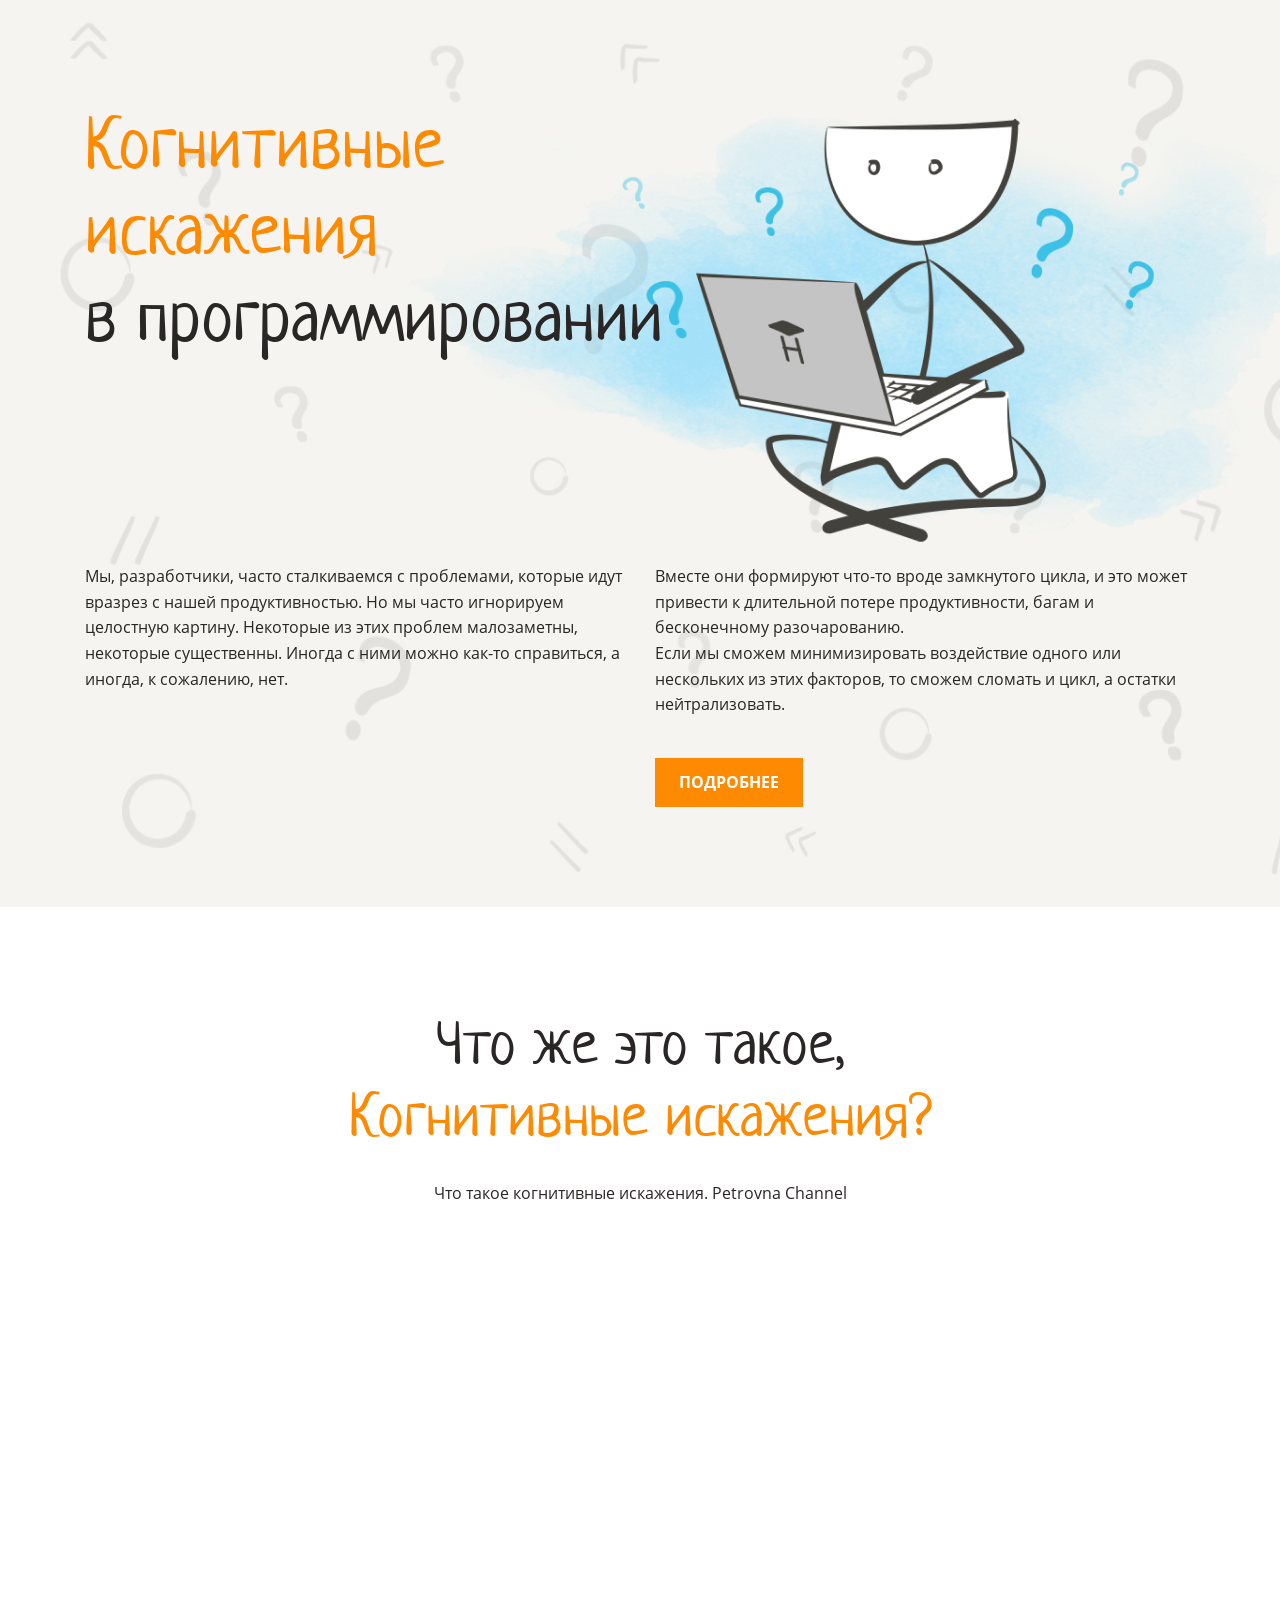
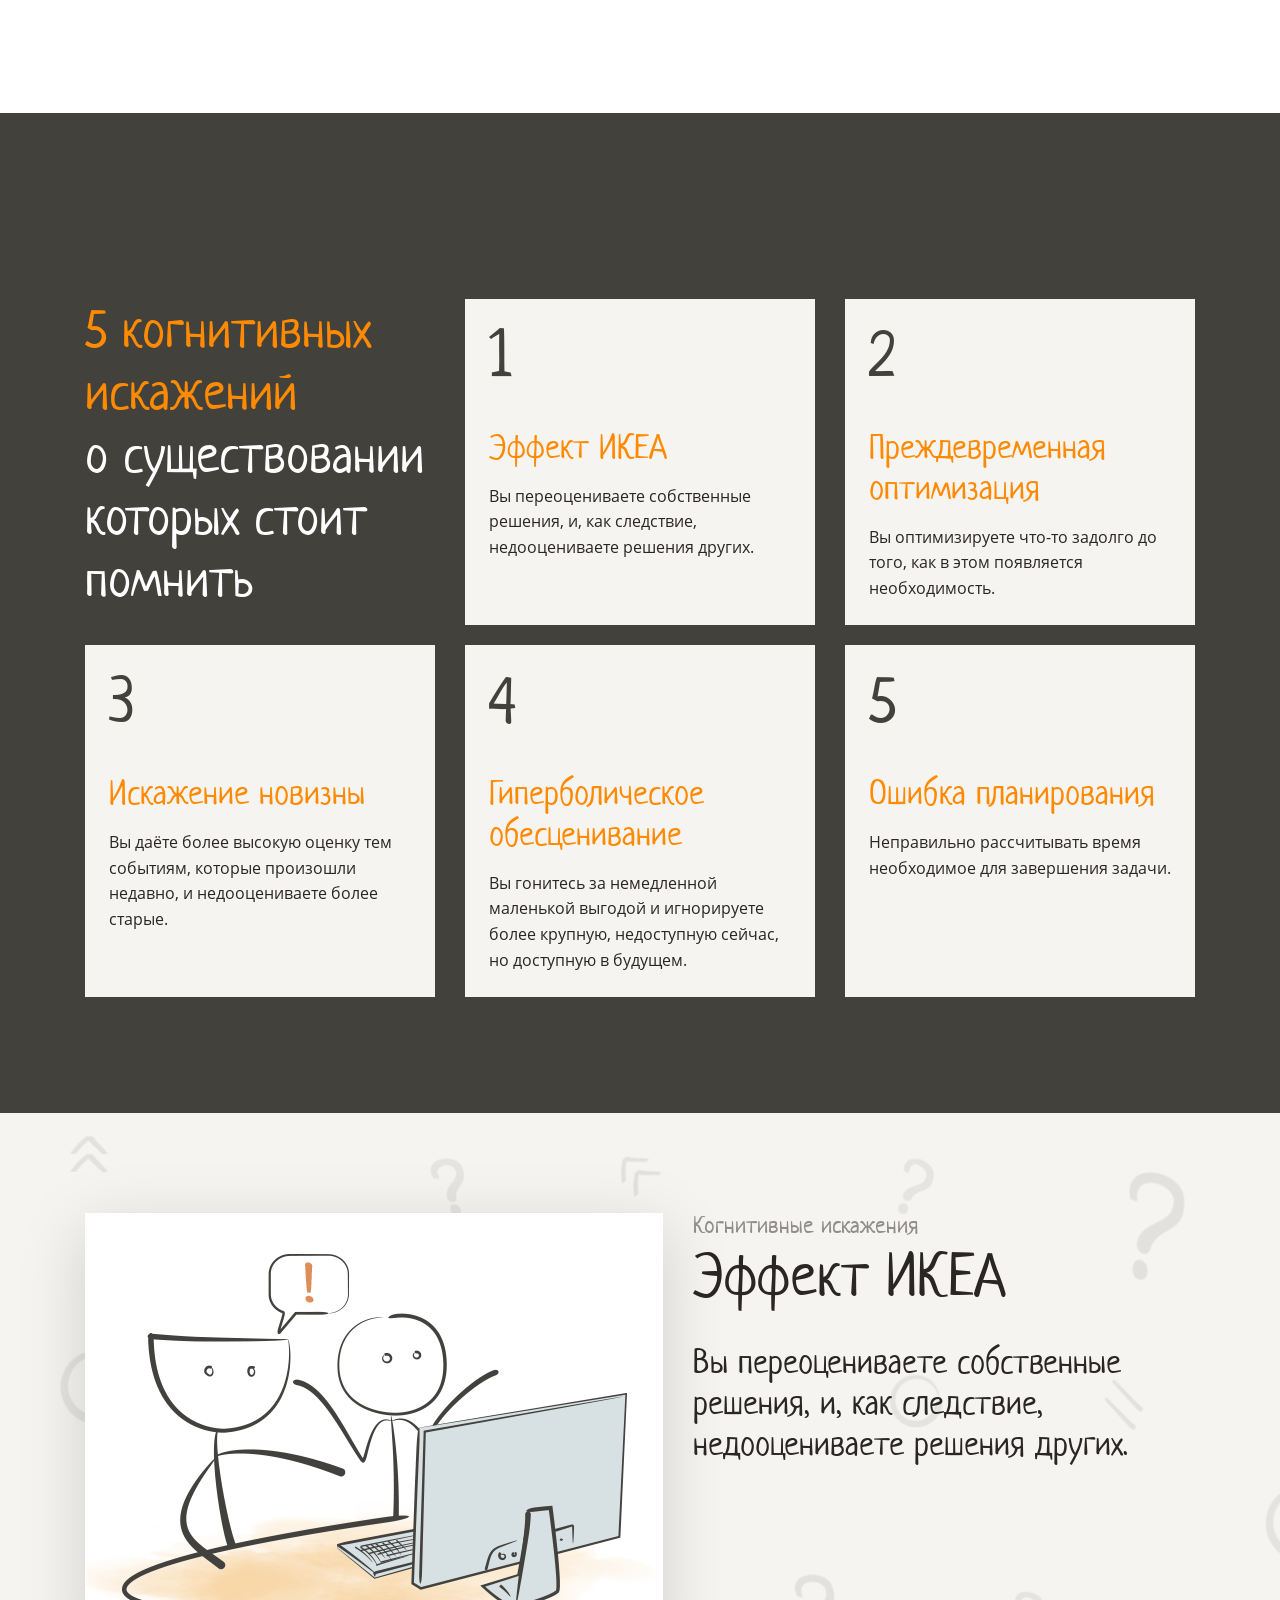
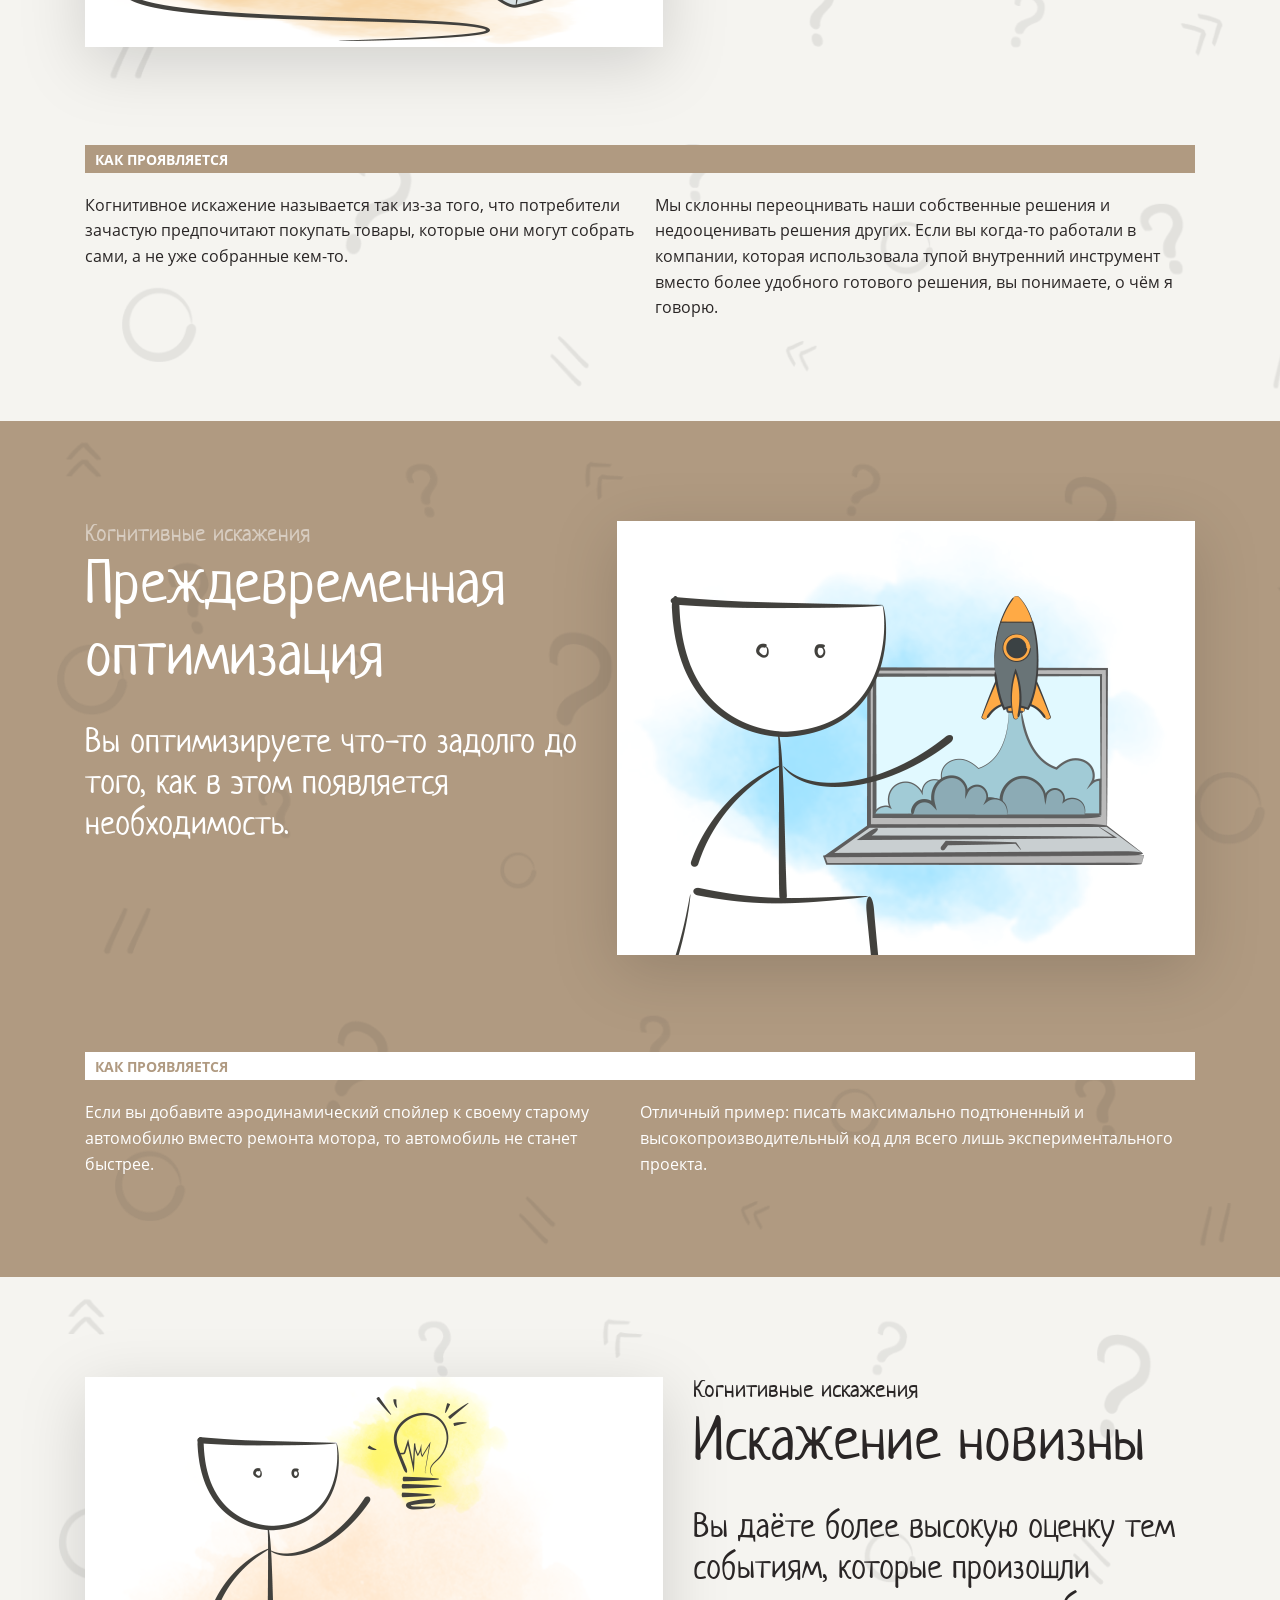
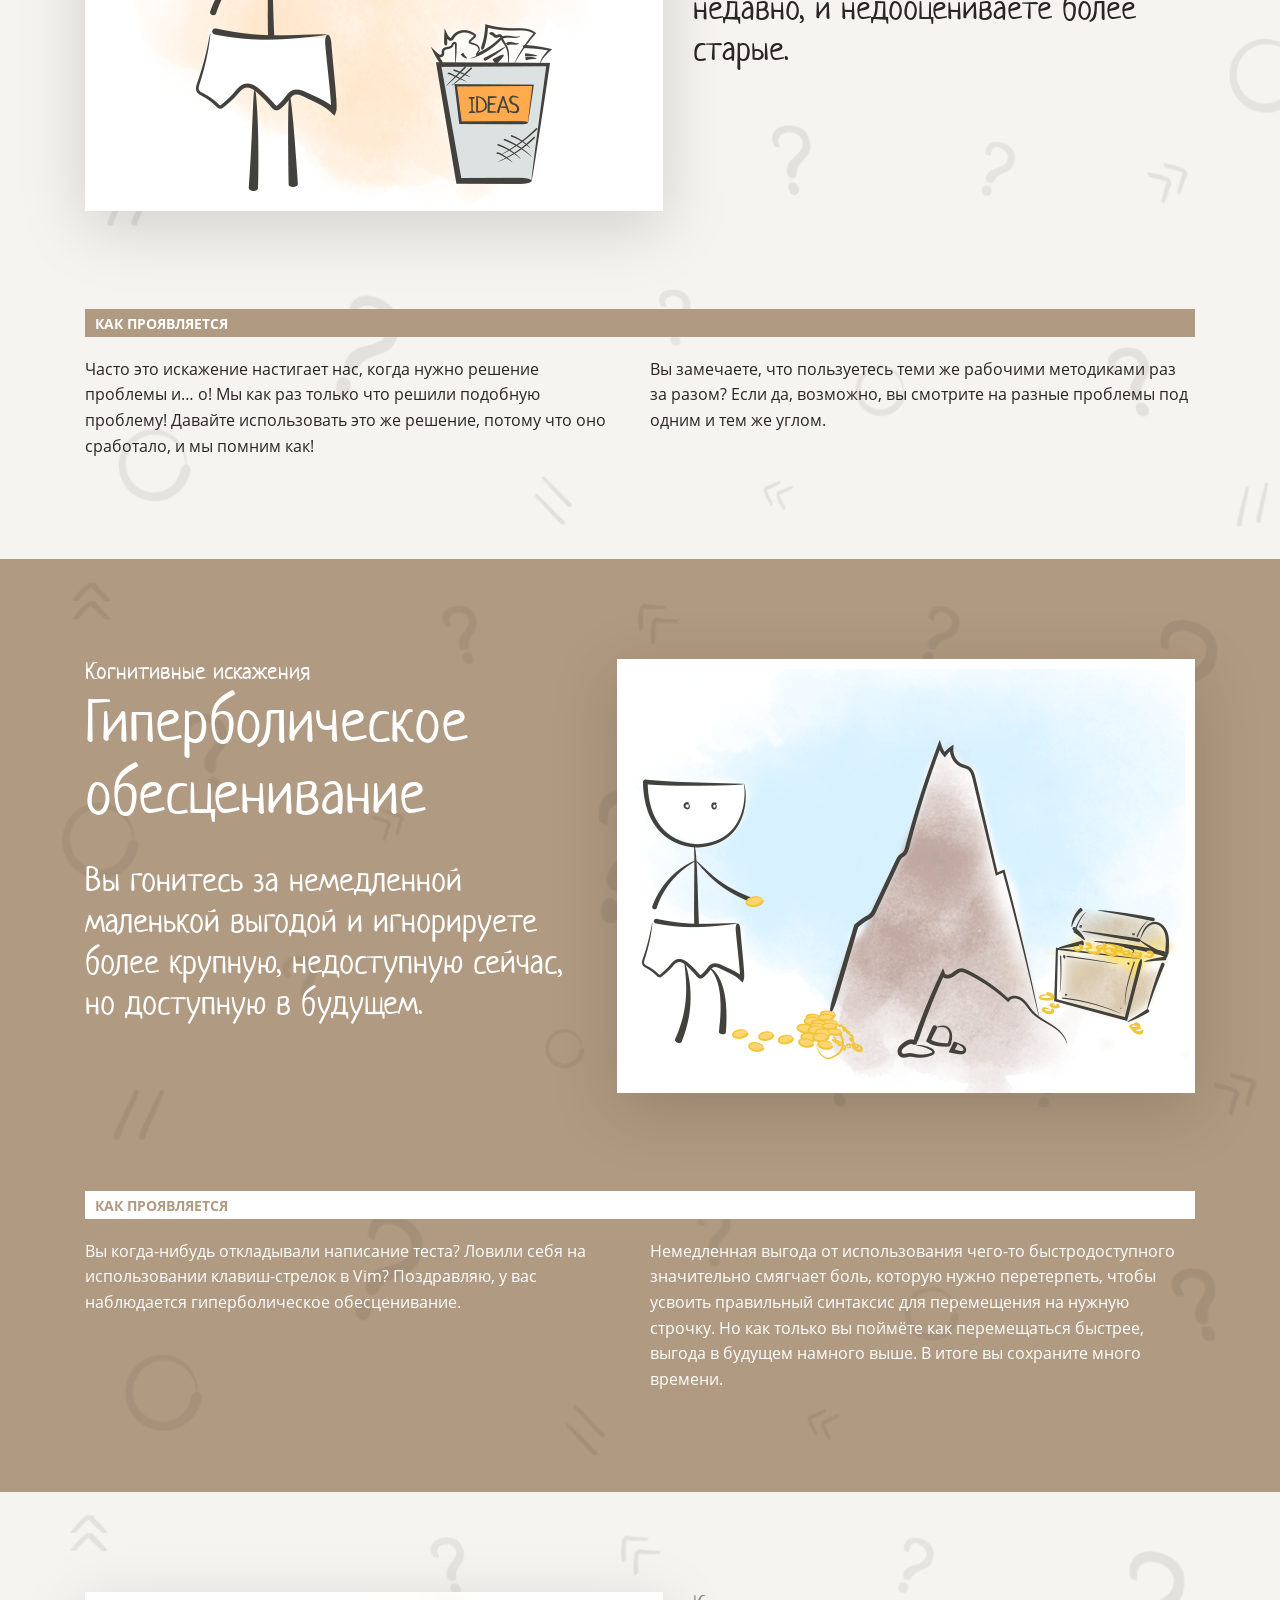
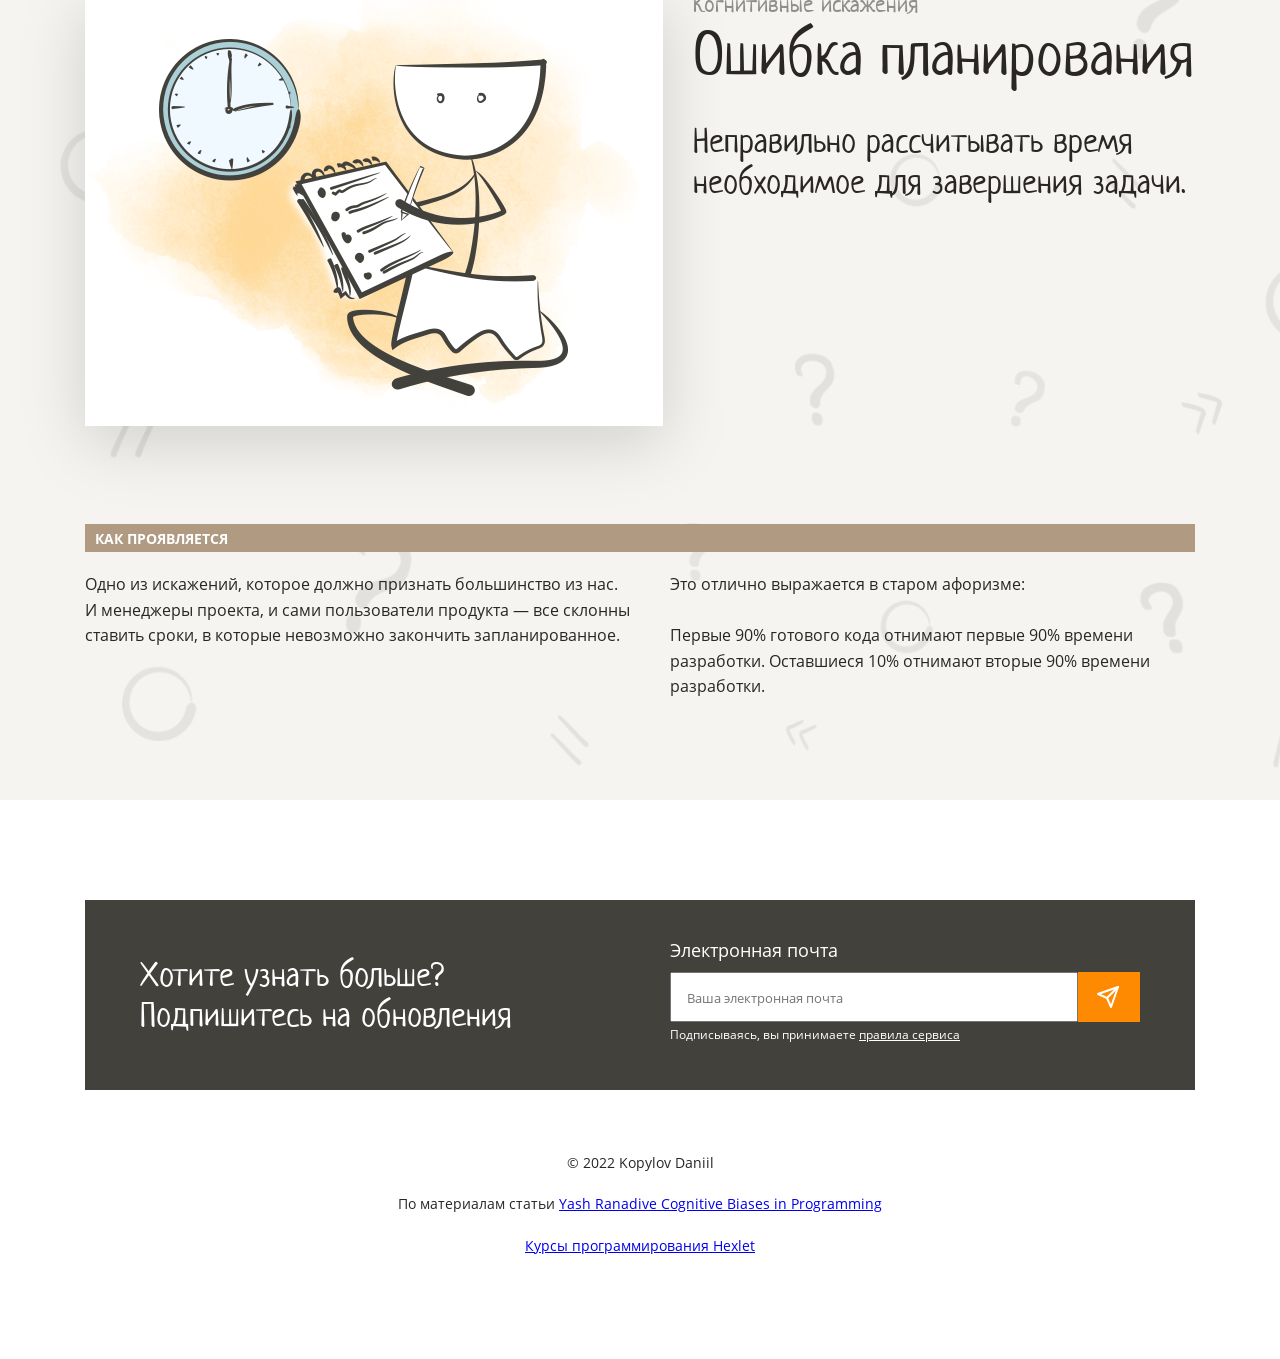
<file: index.html>
<!DOCTYPE html>
<html lang="ru">
<head>
    <meta charset="UTF-8">
    <meta name="viewport" content="width=device-width, initial-scale=1.0">
    <meta http-equiv="X-UA-Compatible" content="ie=edge">
    <title>Когнитивные искажения hawkprimarch</title>
    <link rel="stylesheet" href="./src/styles/normalize.css">
    <link rel="stylesheet" href="src/styles/style.css">
<body>
  
    <header class="header background-basic">
        <div class="container">
          <h1 class="header-title">
            Когнитивные<br>
            искажения<br>
            <span class="dark-text">в программировании</span>
          </h1>
          <div class="header-image">
            <img src="./src/images/img-for-header.png" height="525" alt="header-image">
          </div>
        <div class="header-description">
          <div class="header-left-content">
            <p class="header-left-description">Мы, разработчики, часто сталкиваемся с проблемами, которые идут вразрез с нашей продуктивностью. Но мы часто игнорируем целостную картину. Некоторые из этих проблем малозаметны, некоторые существенны. Иногда с ними можно как-то справиться, а иногда, к сожалению, нет.</p>
          </div>
          <div class="header-right-content">
            <p class="header-right-description">Вместе они формируют что-то вроде замкнутого цикла, и это может привести к длительной потере продуктивности, багам и бесконечному разочарованию.</p>
            <p>Если мы сможем минимизировать воздействие одного или нескольких из этих факторов, то сможем сломать и цикл, а остатки нейтрализовать.</p>
            <a href="#navigation" class="btn btn-header-more">Подробнее</a>
          </div>
        </div>
      </div>
      </header>

      <main>
        <section class="about">
          <div class="container">
            <div class="about-header">
              <h2 class="about-title">
                <span class="dark-text">Что же это такое,</span>
                <br>
                Когнитивные искажения?
              </h2>
              <p class="about-description">Что такое когнитивные искажения. Petrovna Channel</p>
            </div>
            <div class="about-video">
              <iframe class="video" width="919" height="569" src="https://www.youtube.com/embed/jie9AizBqss" frameborder="0" allowfullscreen></iframe>
            </div>
          </div>
        </section>

        <section class="cognitive-biases" id="navigation">
          <div class="container">
            <ul class="cognitive-biases-list">
              <li class="cognitive-biases-item cognitive-biases-item-description">
                <h3 class="cognitive-biases-list-description">
                  <span class="basic-color">5 когнитивных искажений<br></span> <span class="white-color">о существовании которых стоит помнить</span>
                </h3>
              </li>
              <li class="cognitive-biases-item">
                <a href="#ikea-effect" class="cognitive-biases-link">
                  <p class="cognitive-biases-item-count">1</p>
                  <h3 class="cognitive-biases-title">Эффект ИКЕА</h3>
                  <p class="cognitive-biases-description">Вы переоцениваете собственные решения, и, как следствие, недооцениваете решения других.</p>
                </a>
              </li>
              <li class="cognitive-biases-item">
                <a href="#premature-optimization" class="cognitive-biases-link">
                  <p class="cognitive-biases-item-count">2</p>
                  <h3 class="cognitive-biases-title">Преждевременная оптимизация</h3>
                  <p class="cognitive-biases-description">Вы оптимизируете что-то задолго до того, как в этом появляется необходимость.</p>
                </a>
              </li>
              <li class="cognitive-biases-item">
                <a href="#distortion-of-novelty" class="cognitive-biases-link">
                  <p class="cognitive-biases-item-count">3</p>
                  <h3 class="cognitive-biases-title">Искажение новизны</h3>
                  <p class="cognitive-biases-description">Вы даёте более высокую оценку тем событиям, которые произошли недавно, и недооцениваете более старые.</p>
                </a>
              </li>
              <li class="cognitive-biases-item">
                <a href="#hyperbolic-depreciation" class="cognitive-biases-link">
                  <p class="cognitive-biases-item-count">4</p>
                  <h3 class="cognitive-biases-title">Гиперболическое обесценивание</h3>
                  <p class="cognitive-biases-description">Вы гонитесь за немедленной маленькой выгодой и игнорируете более крупную, недоступную сейчас, но доступную в будущем.</p>
                </a>
              </li>
              <li class="cognitive-biases-item">
                <a href="#errors-in-planning" class="cognitive-biases-link">
                  <p class="cognitive-biases-item-count">5</p>
                  <h3 class="cognitive-biases-title">Ошибка планирования</h3>
                  <p class="cognitive-biases-description">Неправильно рассчитывать время необходимое для завершения задачи.</p>
                </a>
              </li>
            </ul>
          </div>
        </section>
        
        <section class="ikea-effect background-basic card card-light" id="ikea-effect">
          <div class="container">
            <div class="card-header">
               <div class="card-image">
                <img src="./src/images/img-ikea-effect.png" width="578" height="434" alt="ikea-effect">
              </div>
              <div class="ikea-effect-title-block card-title-block">
                <p class="card-pre-title ikea-effect-pre-title">Когнитивные искажения</p>
                <h2 class="card-title dark-text">Эффект ИКЕА</h2>
                <p class="card-title-description">Вы переоцениваете собственные решения, и, как следствие, недооцениваете решения других.</p>
              </div>
            </div>
            <h4 class="card-how-does-bias">Как проявляется</h4>
              <div class="card-description-container">
                <p class="card-description card-description-left">Когнитивное искажение называется так из-за того, что потребители зачастую предпочитают покупать товары, которые они могут собрать сами, а не уже собранные кем-то.</p>
                <p class="card-description card-description-right ikea-effect-card-description-right">Мы склонны переоцнивать наши собственные решения и недооценивать решения других. Если вы когда-то работали в компании, которая использовала тупой внутренний инструмент вместо более удобного готового решения, вы понимаете, о чём я говорю.</p>
              </div>
          </div>
        </section>
    
        <section class="premature-optimization background-basic white-text card card-dark" id="premature-optimization">
          <div class="container">
            <div class="card-header">
              <div class="card-title-block">
                <p class="card-pre-title premature-optimization-pre-title">Когнитивные искажения</p>
                <h2 class="card-title white-text">Преждевременная оптимизация</h2>
                <p class="card-title-description">Вы оптимизируете что-то задолго до того, как в этом появляется необходимость.</p>
              </div>
              <div class="card-image">
               <img src="./src/images/img-premature-optimization.png" width="578" height="434" alt="premature-optimization">
             </div>
           </div>
           <h4 class="card-how-does-bias card-how-does-bias-white">Как проявляется</h4>
             <div class="card-description-container">
               <p class="card-description card-description-left">Если вы добавите аэродинамический спойлер к своему старому автомобилю вместо ремонта мотора, то автомобиль не станет быстрее.</p>
               <p class="card-description card-description-right card-description-right-premature-optimization">Отличный пример: писать максимально подтюненный и высокопроизводительный код для всего лишь экспериментального проекта.</p>
             </div>
          </div>
        </section>
    
        <section class="distortion-of-novelty background-basic card card-light" id="distortion-of-novelty">
          <div class="container">
            <div class="card-header">
              <div class="card-image">
               <img src="./src/images/img-distortion-of-novelty.png" width="578" height="434" alt="distortion-of-novelty">
             </div>
             <div class="distortion-of-novelty-title-block card-title-block">
               <p class="card-pre-title">Когнитивные искажения</p>
               <h2 class="card-title dark-text">Искажение новизны</h2>
               <p class="card-title-description">Вы даёте более высокую оценку тем событиям, которые произошли недавно, и недооцениваете более старые.</p>
             </div>
           </div>
           <h4 class="card-how-does-bias">Как проявляется</h4>
             <div class="card-description-container">
               <p class="card-description card-description-left card-description-left-distortion-of-novelty">Часто это искажение настигает нас, когда нужно решение проблемы и… о! Мы как раз только что решили подобную проблему! Давайте использовать это же решение, потому что оно сработало, и мы помним как!</p>
               <p class="card-description card-description-right card-description-right-distortion-of-novelty">Вы замечаете, что пользуетесь теми же рабочими методиками раз за разом? Если да, возможно, вы смотрите на разные проблемы под одним и тем же углом.</p>
             </div>
          </div>
        </section>
    
        <section class="hyperbolic-depreciation background-basic white-text card card-dark" id="hyperbolic-depreciation">
          <div class="container">
            <div class="card-header">
              <div class="card-title-block">
                <p class="card-pre-title">Когнитивные искажения</p>
                <h2 class="card-title white-text">Гиперболическое обесценивание</h2>
                <p class="card-title-description hyperbolic-depreciation-card-title-description">Вы гонитесь за немедленной маленькой выгодой и игнорируете более крупную, недоступную сейчас, но доступную в будущем.</p>
              </div>
              <div class="card-image">
               <img src="./src/images/img-hyperbolic-depreciation.png" width="578" height="434" alt="hyperbolic-depreciation">
             </div>
           </div>
           <h4 class="card-how-does-bias card-how-does-bias-white">Как проявляется</h4>
             <div class="card-description-container">
               <p class="card-description card-description-left">Вы когда-нибудь откладывали написание теста? Ловили себя на использовании клавиш-стрелок в Vim? Поздравляю, у вас наблюдается гиперболическое обесценивание.</p>
               <p class="card-description card-description-right card-description-right-hyperbolic-depreciation">Немедленная выгода от использования чего-то быстродоступного значительно смягчает боль, которую нужно перетерпеть, чтобы усвоить правильный синтаксис для перемещения на нужную строчку. Но как только вы поймёте как перемещаться быстрее, выгода в будущем намного выше. В итоге вы сохраните много времени.</p>
             </div>
          </div>
        </section>
    
        <section class="errors-in-planning background-basic card card-light" id="errors-in-planning">
          <div class="container">
            <div class="card-header">
              <div class="card-image">
               <img src="./src/images/img-planning-error.png" width="578" height="434" alt="errors-in-planning">
             </div>
             <div class="ikea-effect-title-block card-title-block">
               <p class="card-pre-title ikea-effect-pre-title">Когнитивные искажения</p>
               <h2 class="card-title dark-text">Ошибка планирования</h2>
               <p class="card-title-description">Неправильно рассчитывать время необходимое для завершения задачи.</p>
             </div>
           </div>
           <h4 class="card-how-does-bias">Как проявляется</h4>
             <div class="card-description-container">
               <p class="card-description card-description-left errors-in-planning-card-description-left">Одно из искажений, которое должно признать большинство из нас. И менеджеры проекта, и сами пользователи продукта — все склонны ставить сроки, в которые невозможно закончить запланированное.</p>
               <p class="card-description card-description-right">Это отлично выражается в старом афоризме:<br><br>
                Первые 90% готового кода отнимают первые 90% времени разработки. Оставшиеся 10% отнимают вторые 90% времени разработки.</p>
             </div>
          </div>
        </section>

      </main>

      <footer class="footer">
        <div class="container">
          <div class="form-block">
            <div class="form-description">
              <p class="form-description-text white-text">Хотите узнать больше?<br> Подпишитесь на обновления</p>
            </div>
            <form action="#" class="footer-form">
              <label class="footer-form-label white-text" for="email">Электронная почта</label>
              <p class="input-block">
                <input type="email" name="email" class="footer-input-email" id="email" placeholder="Ваша электронная почта">
                <button class="btn-submit-footer" type="submit"></button>
              </p>
              <p class="convention-description white-text">Подписываясь, вы принимаете <a href="#" class="convention-description-link white-text">правила сервиса</a></p>
            </form>
          </div>
          <div class="contacts">
            <p class="creator-name">&copy; 2022 Kopylov Daniil</p>
            <p class="materials-link">По материалам статьи <a class="footer-links" href="https://medium.com/hackernoon/cognitive-biases-in-programming-5e937707c27b">Yash Ranadive Cognitive Biases in Programming</a></p>
            <p class="hexlet-link"><a class="footer-links" href="https://ru.hexlet.io">Курсы программирования Hexlet</a></p>
          </div>
        </div>
      </footer>
</body>
</html>
</file>
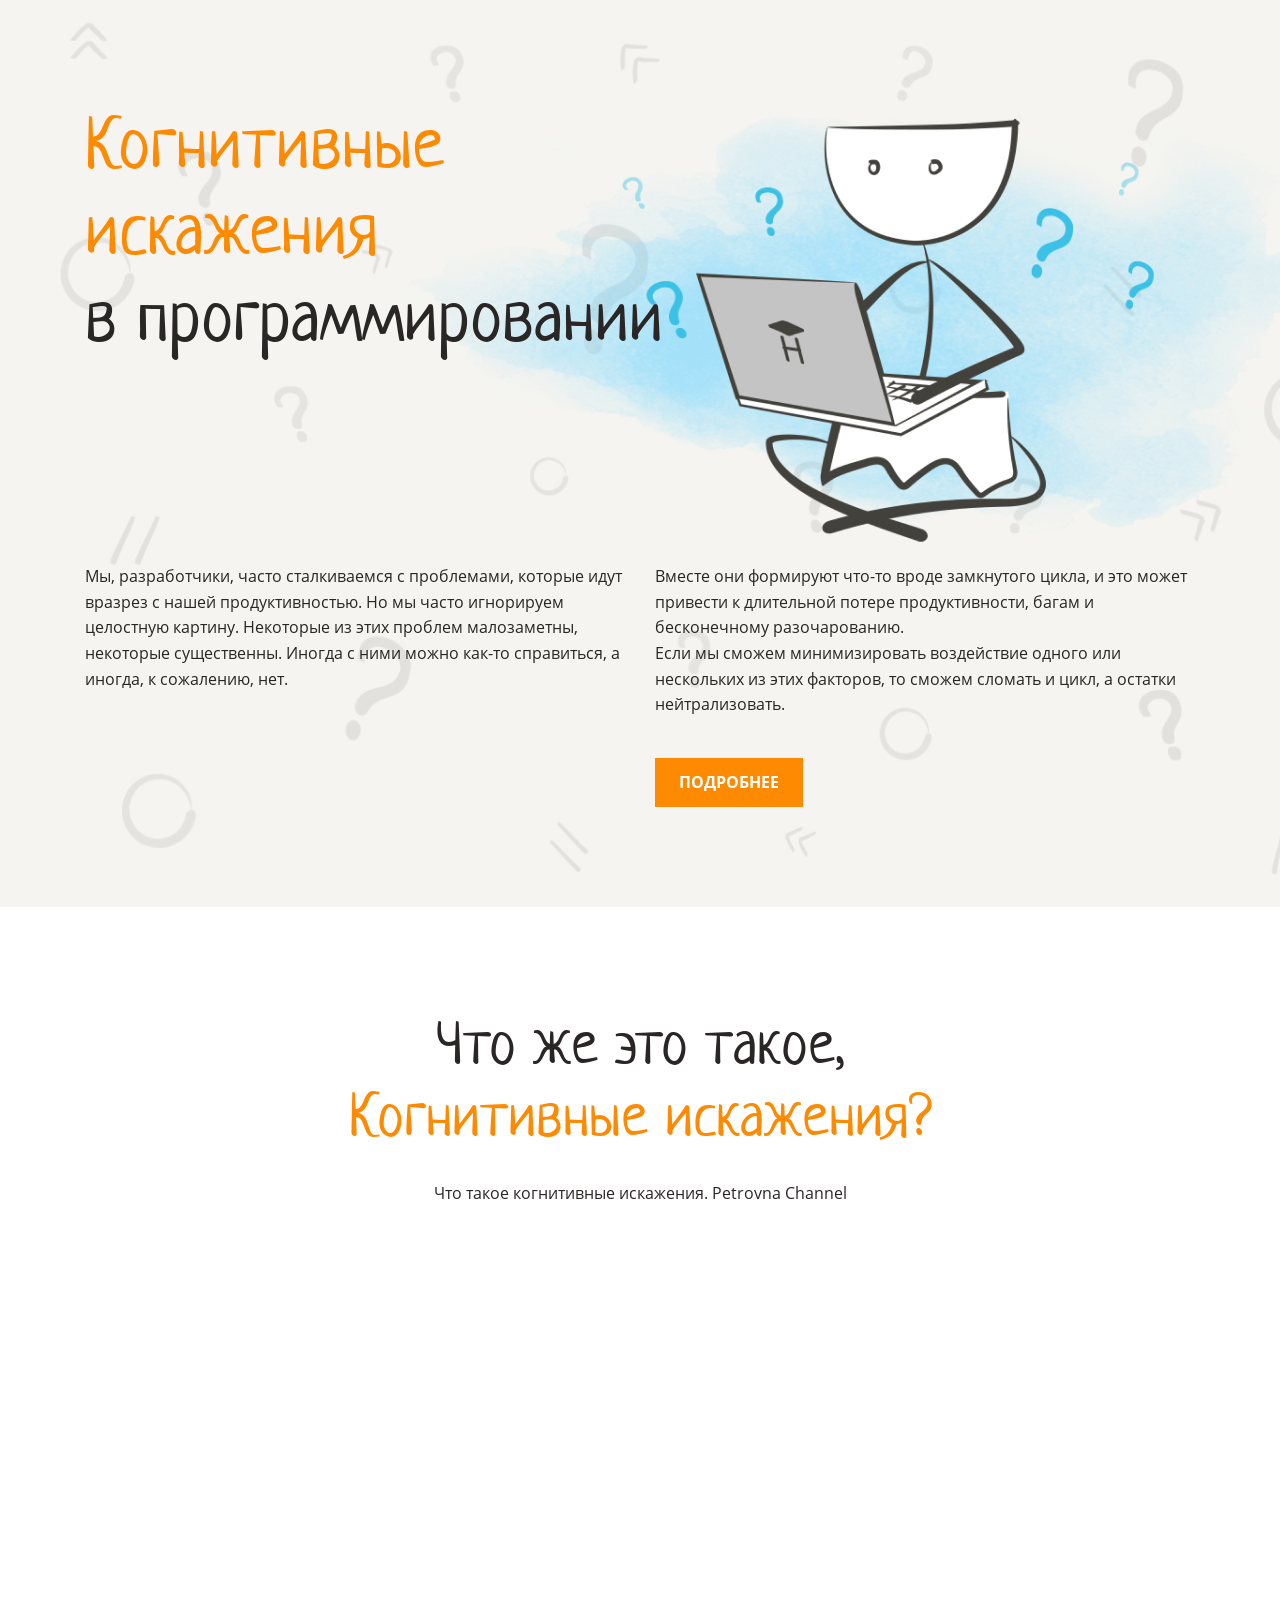
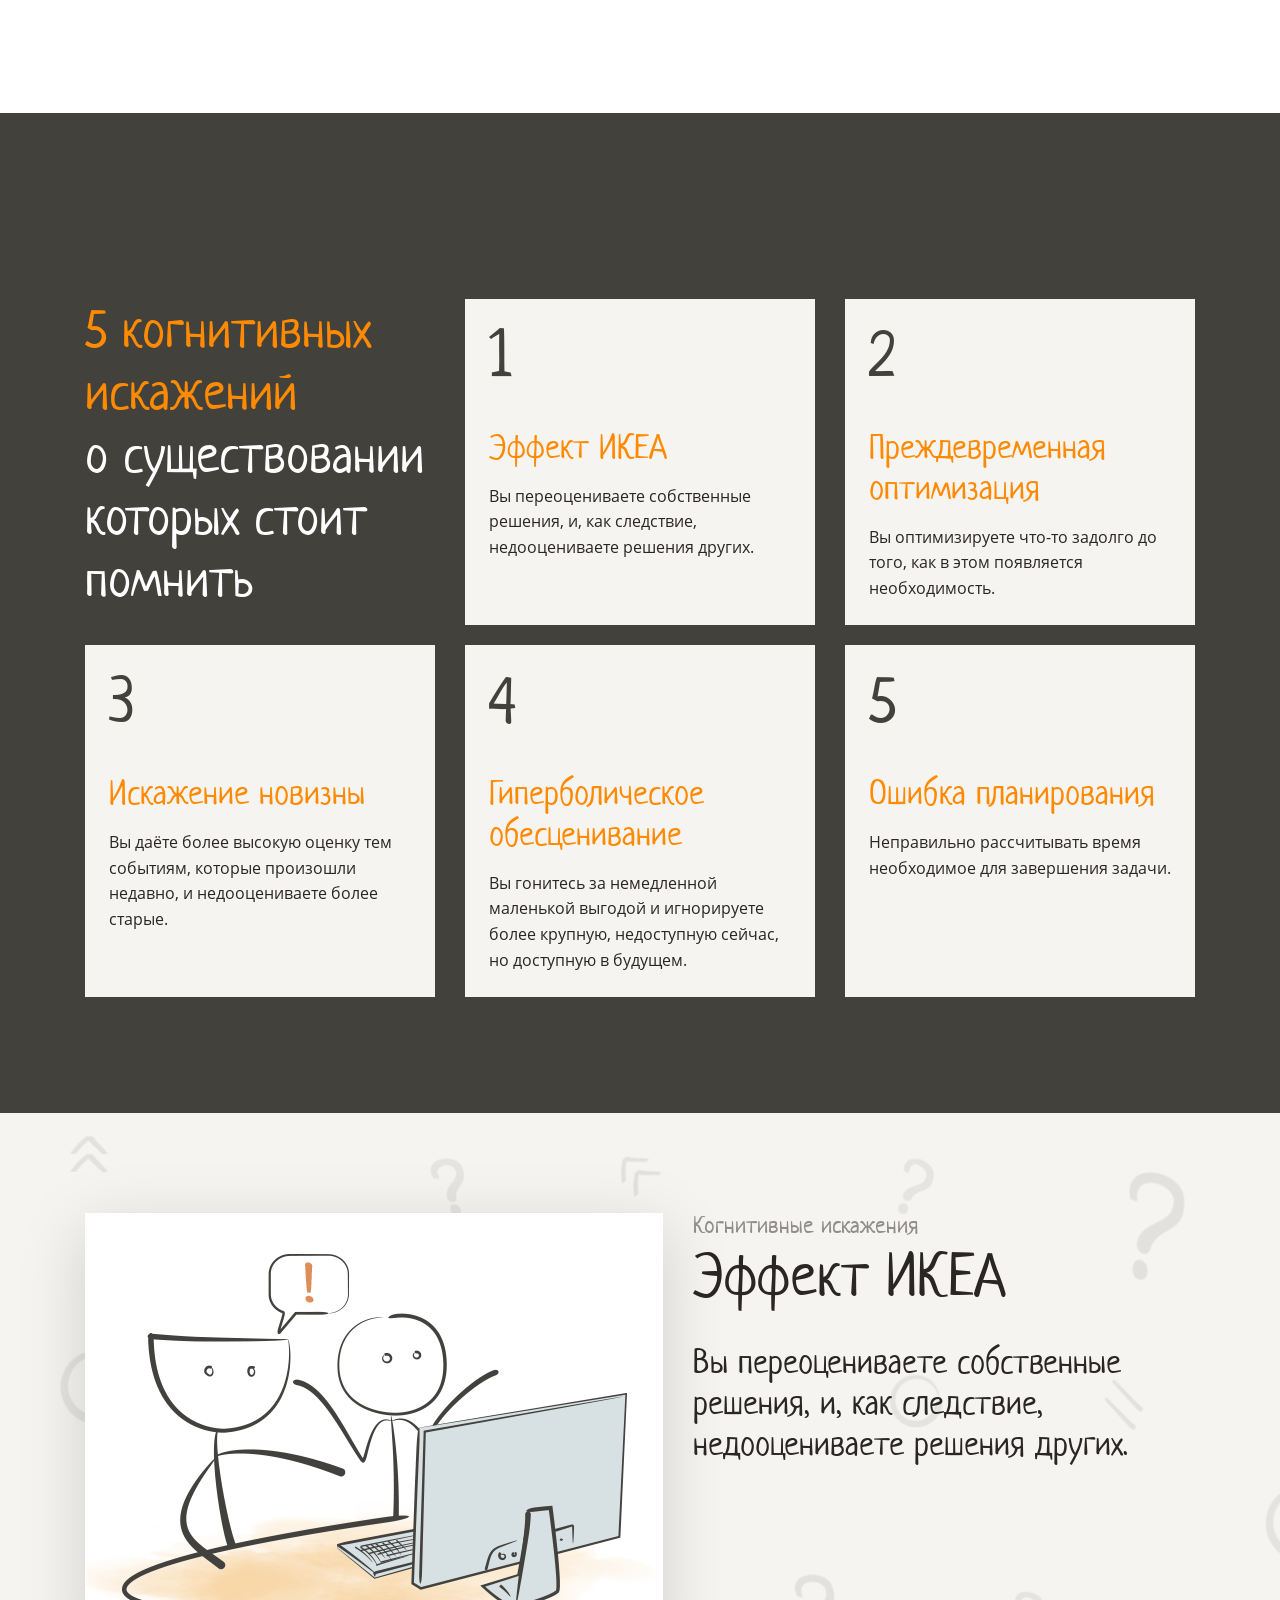
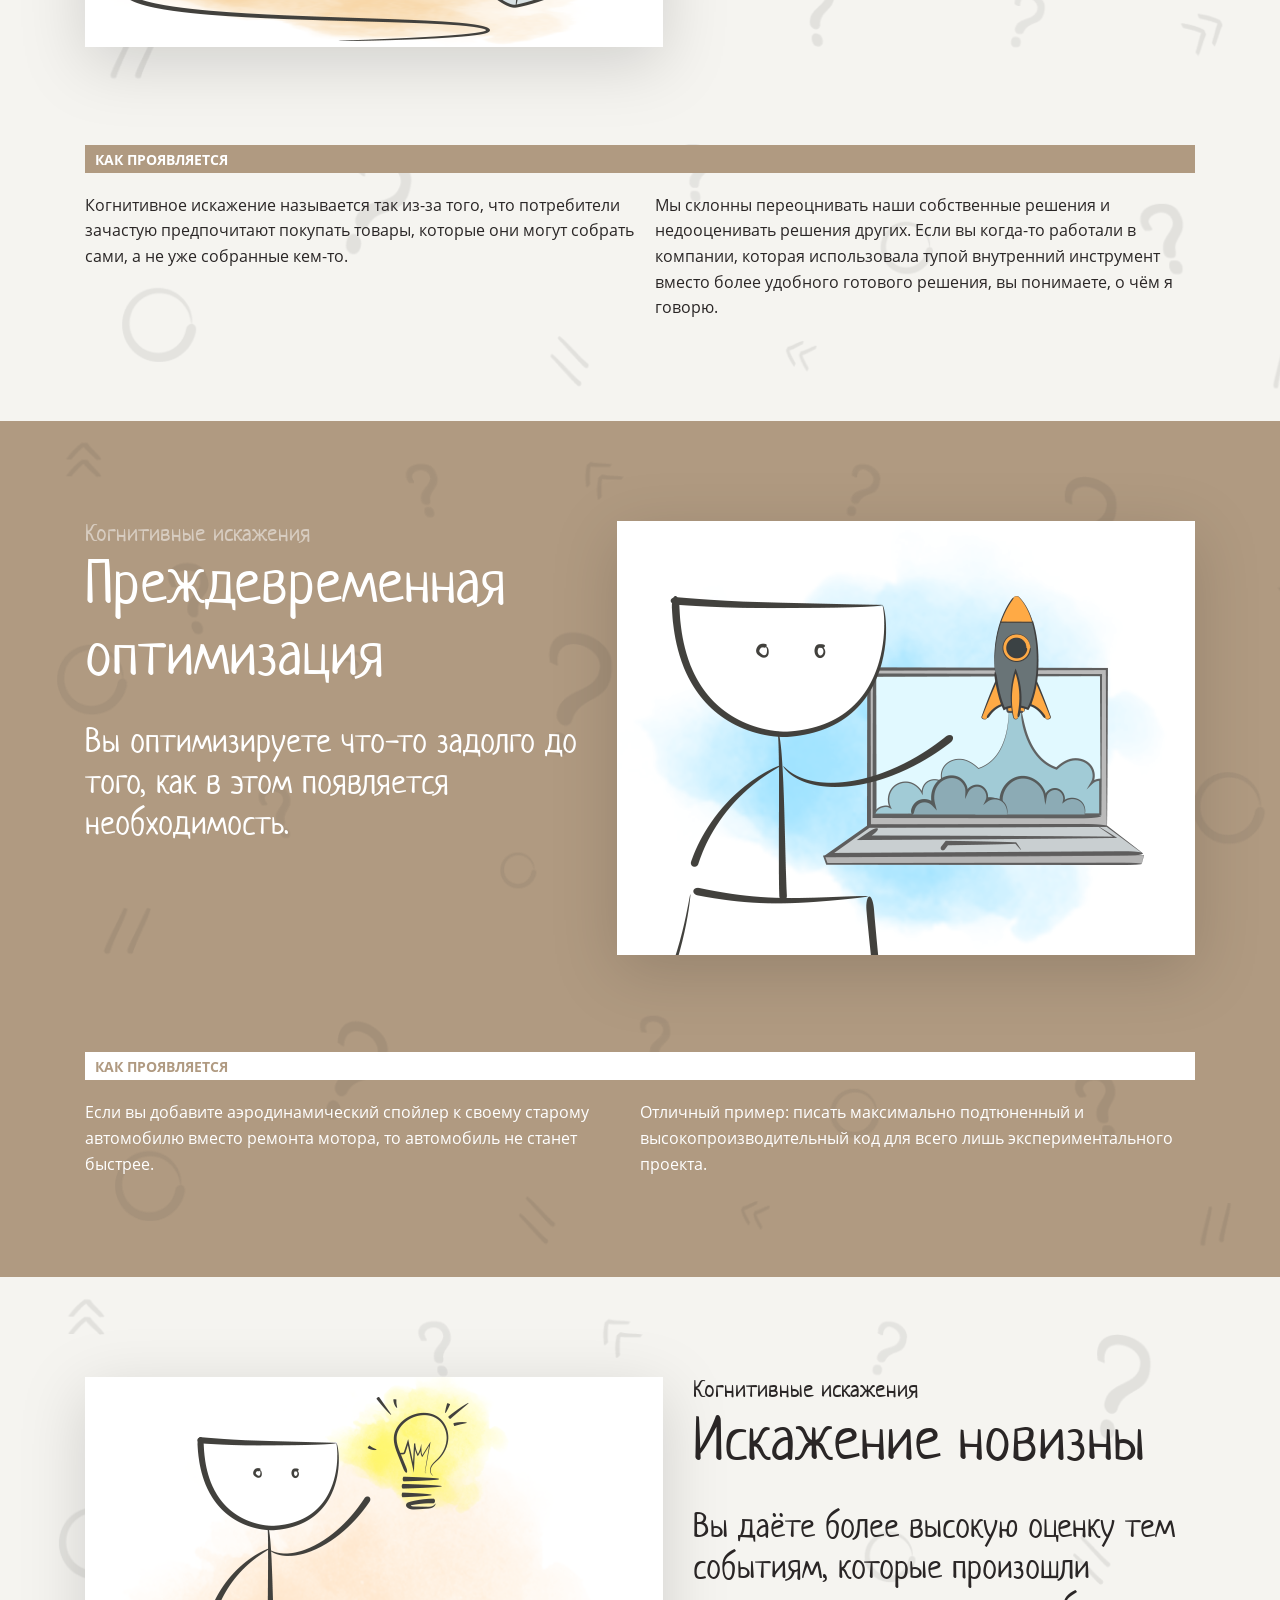
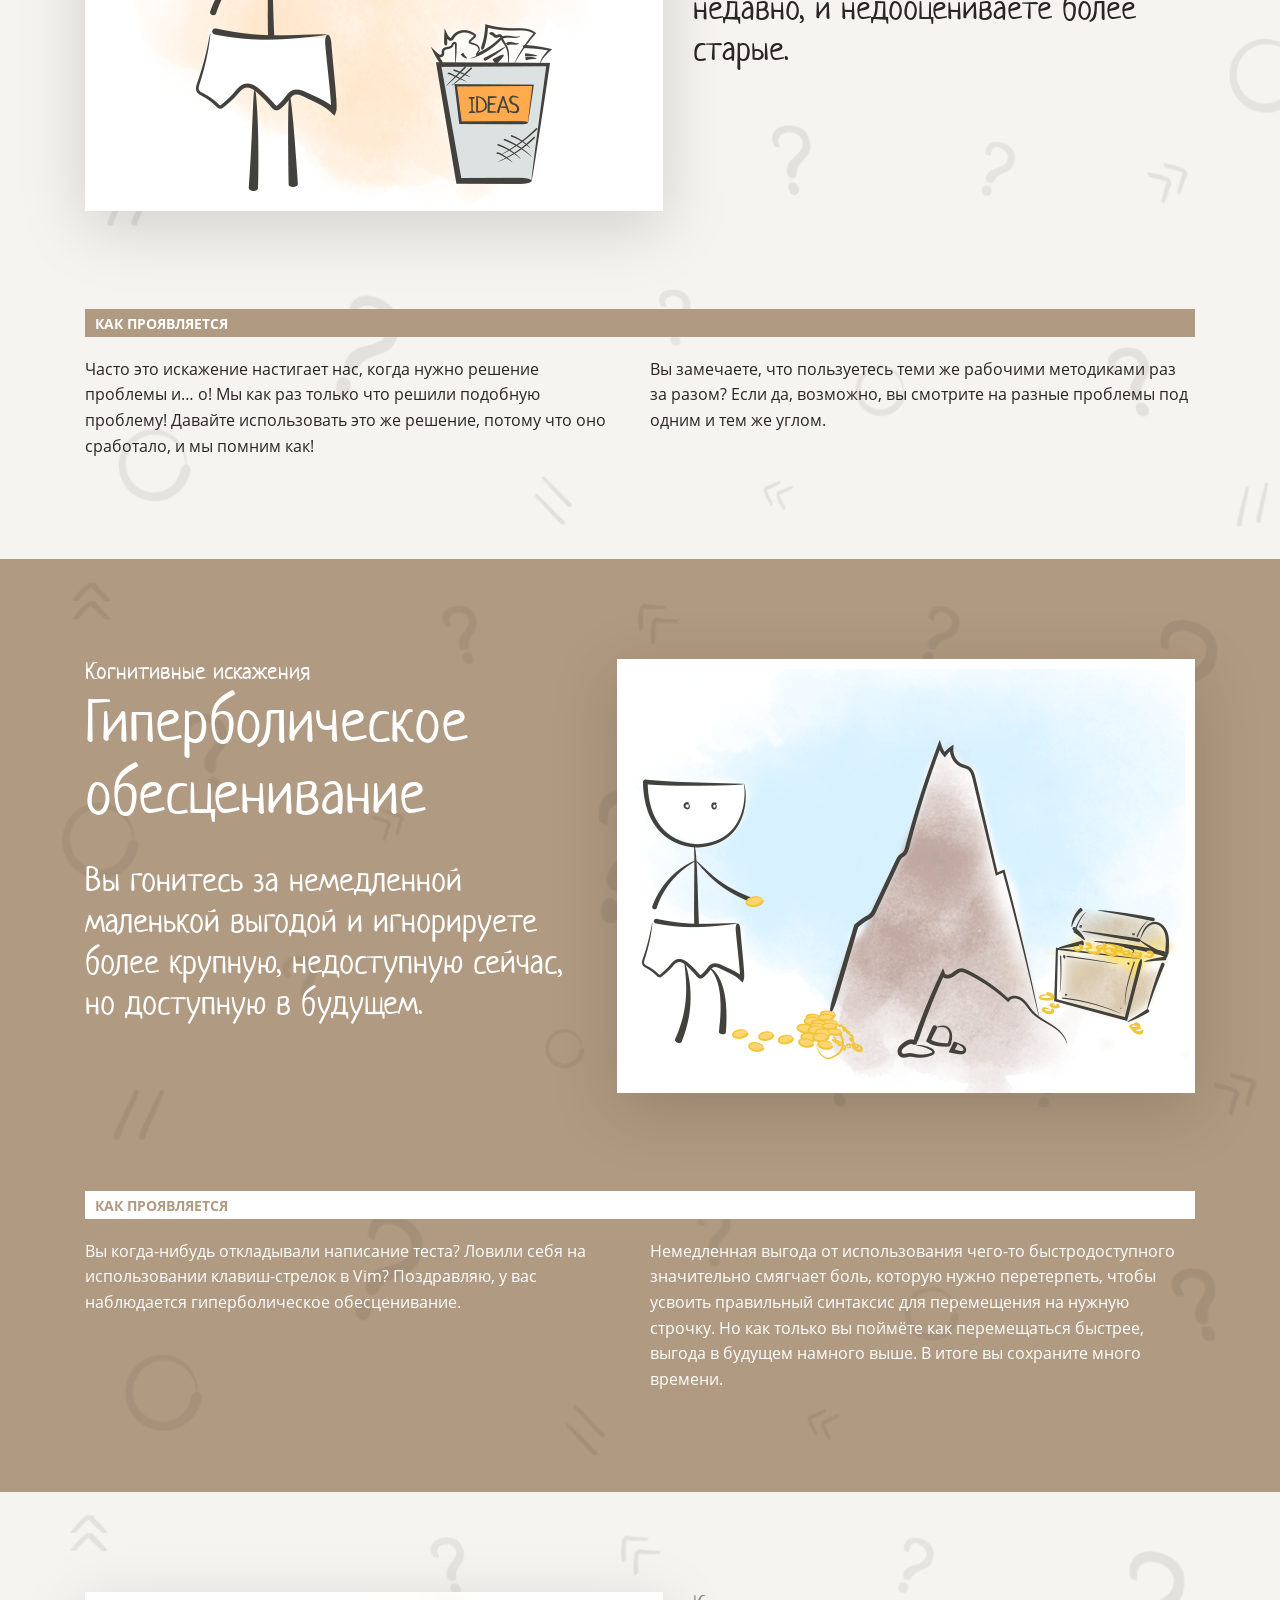
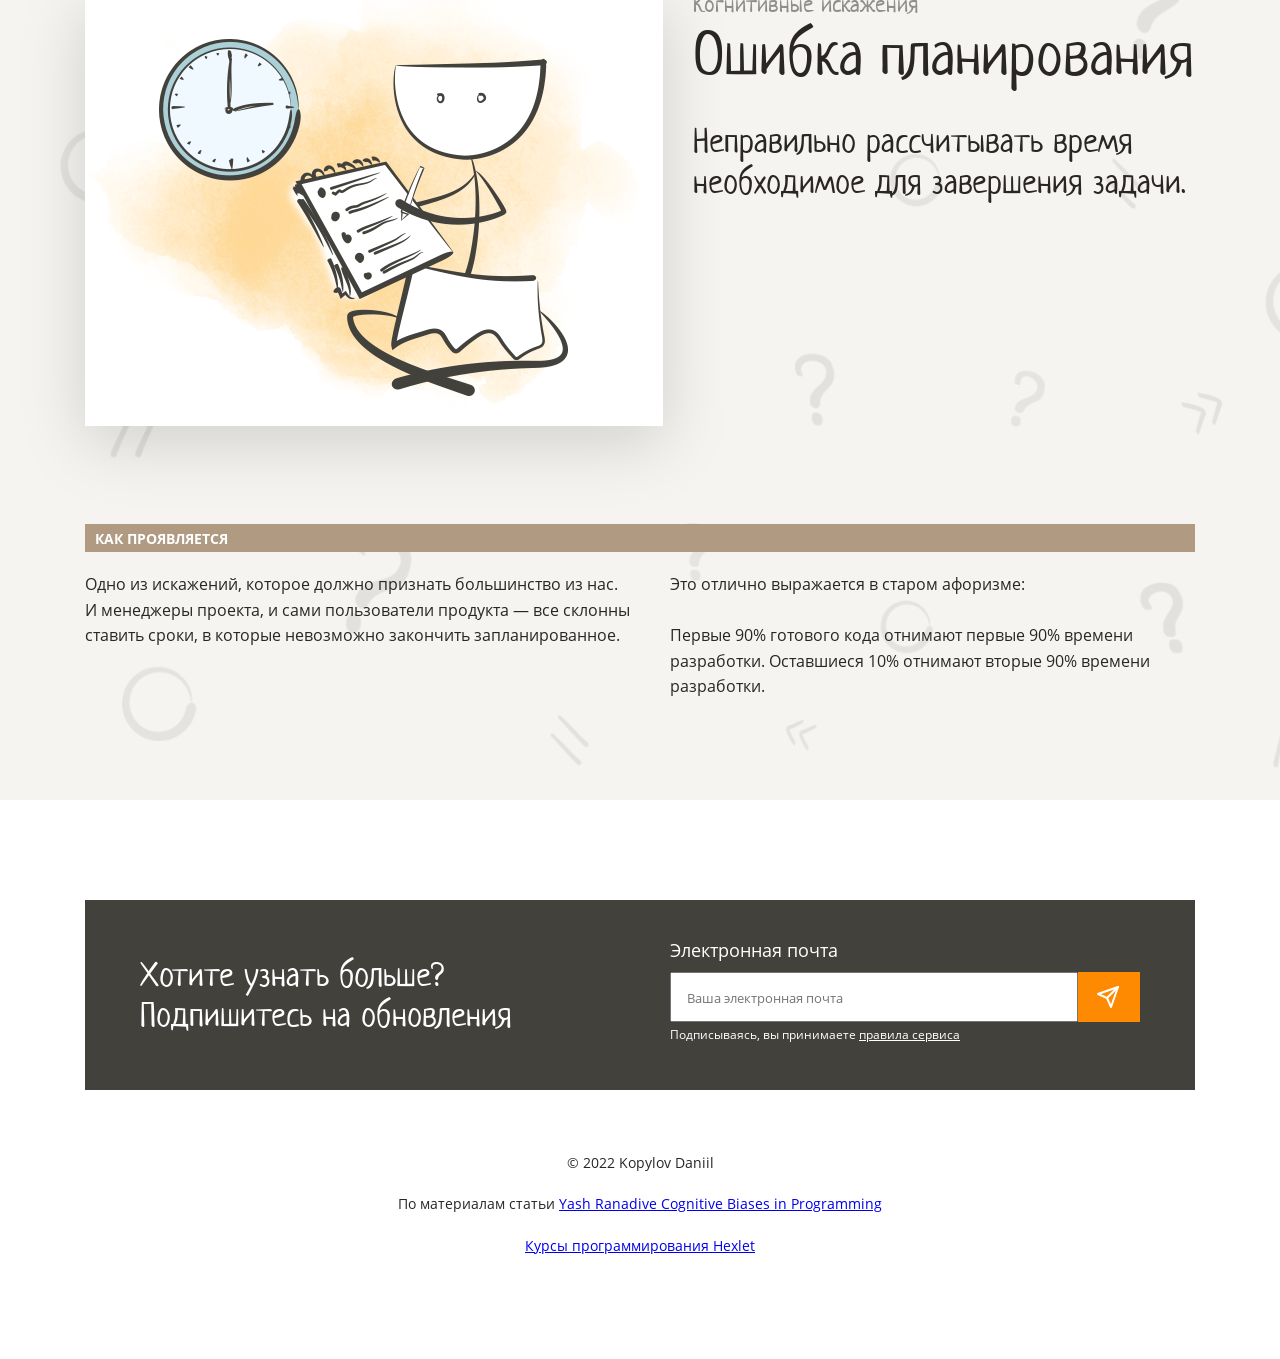
<file: src/index.html>
<!DOCTYPE html>
<html lang="ru">
<head>
    <meta charset="UTF-8">
    <meta name="viewport" content="width=device-width, initial-scale=1.0">
    <meta http-equiv="X-UA-Compatible" content="ie=edge">
    <title>Когнитивные искажения hawkprimarch</title>
    <link rel="stylesheet" href="styles/normalize.css">
    <link rel="stylesheet" href="styles/style.css">
</head>
<body>
  
    <header class="header background-basic">
        <div class="container">
          <h1 class="header-title">
            Когнитивные<br>
            искажения<br>
            <span class="dark-text">в программировании</span>
          </h1>
          <div class="header-image">
            <img src="./images/img-for-header.png" height="525" alt="header-image">
          </div>
        <div class="header-description">
          <div class="header-left-content">
            <p class="header-left-description">Мы, разработчики, часто сталкиваемся с проблемами, которые идут вразрез с нашей продуктивностью. Но мы часто игнорируем целостную картину. Некоторые из этих проблем малозаметны, некоторые существенны. Иногда с ними можно как-то справиться, а иногда, к сожалению, нет.</p>
          </div>
          <div class="header-right-content">
            <p class="header-right-description">Вместе они формируют что-то вроде замкнутого цикла, и это может привести к длительной потере продуктивности, багам и бесконечному разочарованию.</p>
            <p>Если мы сможем минимизировать воздействие одного или нескольких из этих факторов, то сможем сломать и цикл, а остатки нейтрализовать.</p>
            <a href="#navigation" class="btn btn-header-more">Подробнее</a>
          </div>
        </div>
      </div>
      </header>

      <main>
        <section class="about">
          <div class="container">
            <div class="about-header">
              <h2 class="about-title">
                <span class="dark-text">Что же это такое,</span>
                <br>
                Когнитивные искажения?
              </h2>
              <p class="about-description">Что такое когнитивные искажения. Petrovna Channel</p>
            </div>
            <div class="about-video">
              <iframe class="video" width="919" height="569" src="https://www.youtube.com/embed/jie9AizBqss" frameborder="0" allowfullscreen></iframe>
            </div>
          </div>
        </section>

        <section class="cognitive-biases" id="navigation">
          <div class="container">
            <ul class="cognitive-biases-list">
              <li class="cognitive-biases-item cognitive-biases-item-description">
                <h3 class="cognitive-biases-list-description">
                  <span class="basic-color">5 когнитивных искажений<br></span> <span class="white-color">о существовании которых стоит помнить</span>
                </h3>
              </li>
              <li class="cognitive-biases-item">
                <a href="#ikea-effect" class="cognitive-biases-link">
                  <p class="cognitive-biases-item-count">1</p>
                  <h3 class="cognitive-biases-title">Эффект ИКЕА</h3>
                  <p class="cognitive-biases-description">Вы переоцениваете собственные решения, и, как следствие, недооцениваете решения других.</p>
                </a>
              </li>
              <li class="cognitive-biases-item">
                <a href="#premature-optimization" class="cognitive-biases-link">
                  <p class="cognitive-biases-item-count">2</p>
                  <h3 class="cognitive-biases-title">Преждевременная оптимизация</h3>
                  <p class="cognitive-biases-description">Вы оптимизируете что-то задолго до того, как в этом появляется необходимость.</p>
                </a>
              </li>
              <li class="cognitive-biases-item">
                <a href="#distortion-of-novelty" class="cognitive-biases-link">
                  <p class="cognitive-biases-item-count">3</p>
                  <h3 class="cognitive-biases-title">Искажение новизны</h3>
                  <p class="cognitive-biases-description">Вы даёте более высокую оценку тем событиям, которые произошли недавно, и недооцениваете более старые.</p>
                </a>
              </li>
              <li class="cognitive-biases-item">
                <a href="#hyperbolic-depreciation" class="cognitive-biases-link">
                  <p class="cognitive-biases-item-count">4</p>
                  <h3 class="cognitive-biases-title">Гиперболическое обесценивание</h3>
                  <p class="cognitive-biases-description">Вы гонитесь за немедленной маленькой выгодой и игнорируете более крупную, недоступную сейчас, но доступную в будущем.</p>
                </a>
              </li>
              <li class="cognitive-biases-item">
                <a href="#errors-in-planning" class="cognitive-biases-link">
                  <p class="cognitive-biases-item-count">5</p>
                  <h3 class="cognitive-biases-title">Ошибка планирования</h3>
                  <p class="cognitive-biases-description">Неправильно рассчитывать время необходимое для завершения задачи.</p>
                </a>
              </li>
            </ul>
          </div>
        </section>
        
        <section class="ikea-effect background-basic card card-light" id="ikea-effect">
          <div class="container">
            <div class="card-header">
               <div class="card-image">
                <img src="./images/img-ikea-effect.png" width="578" height="434" alt="ikea-effect">
              </div>
              <div class="ikea-effect-title-block card-title-block">
                <p class="card-pre-title ikea-effect-pre-title">Когнитивные искажения</p>
                <h2 class="card-title dark-text">Эффект ИКЕА</h2>
                <p class="card-title-description">Вы переоцениваете собственные решения, и, как следствие, недооцениваете решения других.</p>
              </div>
            </div>
            <h4 class="card-how-does-bias">Как проявляется</h4>
              <div class="card-description-container">
                <p class="card-description card-description-left">Когнитивное искажение называется так из-за того, что потребители зачастую предпочитают покупать товары, которые они могут собрать сами, а не уже собранные кем-то.</p>
                <p class="card-description card-description-right ikea-effect-card-description-right">Мы склонны переоцнивать наши собственные решения и недооценивать решения других. Если вы когда-то работали в компании, которая использовала тупой внутренний инструмент вместо более удобного готового решения, вы понимаете, о чём я говорю.</p>
              </div>
          </div>
        </section>
    
        <section class="premature-optimization background-basic white-text card card-dark" id="premature-optimization">
          <div class="container">
            <div class="card-header">
              <div class="card-title-block">
                <p class="card-pre-title premature-optimization-pre-title">Когнитивные искажения</p>
                <h2 class="card-title white-text">Преждевременная оптимизация</h2>
                <p class="card-title-description">Вы оптимизируете что-то задолго до того, как в этом появляется необходимость.</p>
              </div>
              <div class="card-image">
               <img src="./images/img-premature-optimization.png" width="578" height="434" alt="premature-optimization">
             </div>
           </div>
           <h4 class="card-how-does-bias card-how-does-bias-white">Как проявляется</h4>
             <div class="card-description-container">
               <p class="card-description card-description-left">Если вы добавите аэродинамический спойлер к своему старому автомобилю вместо ремонта мотора, то автомобиль не станет быстрее.</p>
               <p class="card-description card-description-right card-description-right-premature-optimization">Отличный пример: писать максимально подтюненный и высокопроизводительный код для всего лишь экспериментального проекта.</p>
             </div>
          </div>
        </section>
    
        <section class="distortion-of-novelty background-basic card card-light" id="distortion-of-novelty">
          <div class="container">
            <div class="card-header">
              <div class="card-image">
               <img src="./images/img-distortion-of-novelty.png" width="578" height="434" alt="distortion-of-novelty">
             </div>
             <div class="distortion-of-novelty-title-block card-title-block">
               <p class="card-pre-title">Когнитивные искажения</p>
               <h2 class="card-title dark-text">Искажение новизны</h2>
               <p class="card-title-description">Вы даёте более высокую оценку тем событиям, которые произошли недавно, и недооцениваете более старые.</p>
             </div>
           </div>
           <h4 class="card-how-does-bias">Как проявляется</h4>
             <div class="card-description-container">
               <p class="card-description card-description-left card-description-left-distortion-of-novelty">Часто это искажение настигает нас, когда нужно решение проблемы и… о! Мы как раз только что решили подобную проблему! Давайте использовать это же решение, потому что оно сработало, и мы помним как!</p>
               <p class="card-description card-description-right card-description-right-distortion-of-novelty">Вы замечаете, что пользуетесь теми же рабочими методиками раз за разом? Если да, возможно, вы смотрите на разные проблемы под одним и тем же углом.</p>
             </div>
          </div>
        </section>
    
        <section class="hyperbolic-depreciation background-basic white-text card card-dark" id="hyperbolic-depreciation">
          <div class="container">
            <div class="card-header">
              <div class="card-title-block">
                <p class="card-pre-title">Когнитивные искажения</p>
                <h2 class="card-title white-text">Гиперболическое обесценивание</h2>
                <p class="card-title-description hyperbolic-depreciation-card-title-description">Вы гонитесь за немедленной маленькой выгодой и игнорируете более крупную, недоступную сейчас, но доступную в будущем.</p>
              </div>
              <div class="card-image">
               <img src="./images/img-hyperbolic-depreciation.png" width="578" height="434" alt="hyperbolic-depreciation">
             </div>
           </div>
           <h4 class="card-how-does-bias card-how-does-bias-white">Как проявляется</h4>
             <div class="card-description-container">
               <p class="card-description card-description-left">Вы когда-нибудь откладывали написание теста? Ловили себя на использовании клавиш-стрелок в Vim? Поздравляю, у вас наблюдается гиперболическое обесценивание.</p>
               <p class="card-description card-description-right card-description-right-hyperbolic-depreciation">Немедленная выгода от использования чего-то быстродоступного значительно смягчает боль, которую нужно перетерпеть, чтобы усвоить правильный синтаксис для перемещения на нужную строчку. Но как только вы поймёте как перемещаться быстрее, выгода в будущем намного выше. В итоге вы сохраните много времени.</p>
             </div>
          </div>
        </section>
    
        <section class="errors-in-planning background-basic card card-light" id="errors-in-planning">
          <div class="container">
            <div class="card-header">
              <div class="card-image">
               <img src="./images/img-planning-error.png" width="578" height="434" alt="errors-in-planning">
             </div>
             <div class="ikea-effect-title-block card-title-block">
               <p class="card-pre-title ikea-effect-pre-title">Когнитивные искажения</p>
               <h2 class="card-title dark-text">Ошибка планирования</h2>
               <p class="card-title-description">Неправильно рассчитывать время необходимое для завершения задачи.</p>
             </div>
           </div>
           <h4 class="card-how-does-bias">Как проявляется</h4>
             <div class="card-description-container">
               <p class="card-description card-description-left errors-in-planning-card-description-left">Одно из искажений, которое должно признать большинство из нас. И менеджеры проекта, и сами пользователи продукта — все склонны ставить сроки, в которые невозможно закончить запланированное.</p>
               <p class="card-description card-description-right">Это отлично выражается в старом афоризме:<br><br>
                Первые 90% готового кода отнимают первые 90% времени разработки. Оставшиеся 10% отнимают вторые 90% времени разработки.</p>
             </div>
          </div>
        </section>

      </main>

      <footer class="footer">
        <div class="container">
          <div class="form-block">
            <div class="form-description">
              <p class="form-description-text white-text">Хотите узнать больше?<br> Подпишитесь на обновления</p>
            </div>
            <form action="#" class="footer-form">
              <label class="footer-form-label white-text" for="email">Электронная почта</label>
              <p class="input-block">
                <input type="email" name="email" class="footer-input-email" id="email" placeholder="Ваша электронная почта">
                <button class="btn-submit-footer" type="submit"></button>
              </p>
              <p class="convention-description white-text">Подписываясь, вы принимаете <a href="#" class="convention-description-link white-text">правила сервиса</a></p>
            </form>
          </div>
          <div class="contacts">
            <p class="creator-name">&copy; 2022 Kopylov Daniil</p>
            <p class="materials-link">По материалам статьи <a class="footer-links" href="https://medium.com/hackernoon/cognitive-biases-in-programming-5e937707c27b">Yash Ranadive Cognitive Biases in Programming</a></p>
            <p class="hexlet-link"><a class="footer-links" href="https://ru.hexlet.io">Курсы программирования Hexlet</a></p>
          </div>
        </div>
      </footer>
</body>
</html>
</file>
<file: src/styles/style.css>
/* stylelint-disable */
* {
  box-sizing: border-box;
}

@font-face {
  font-weight: 400;
  font-family: "Neucha";
  src: url("../asserts/fonts/Neucha-Regular.ttf");
}

@font-face {
  font-weight: 400;
  font-family: "Open Sans";
  src: url("../asserts/fonts/OpenSans-Regular.ttf");
}

@font-face {
  font-weight: 700;
  font-family: "Open Sans";
  src: url("../asserts/fonts/OpenSans-Bold.ttf");
}

:root {
  --white: #fff;
  --translucentWhite: #d7ccc0;
  --light: #f5f4f0;
  --basic: #fe8a02;
  --darkOrange: #ea7600;
  --basicDark: #42413c;
  --dark: #2a2626;
  --translucentDark: #908d8b;
  --brown: #b09a81;
  --blue: #1085c5;
  --ligthGrey: #757575;
}

body {
  color: var(--dark);
  font-size: 16px;
  font-family: "Open Sans", sans-serif;
  line-height: 1.6em;

  background-color: var(--white);
}

.container {
  width: 1110px;
  margin: 0 auto;
}

section {
  padding: 100px 0;
}

h1,
h2,
h3 {
  margin: 0;
  padding: 0;

  color: var(--basic);
  font-weight: 400;
  font-family: "Neucha", cursive;
  line-height: 1.2em;
}

h1 {
  font-size: 72px;
}

h2 {
  font-size: 60px;
}

h3 {
  font-size: 34px;
}

p {
  margin: 0;
  padding: 0;
}

.btn {
  display: block;
  width: 148px;
  height: 49px;
  border: none;

  color: var(--white);
  font-weight: 700;
  line-height: 48px;
  text-align: center;
  text-transform: uppercase;
  text-decoration: none;

  background-color: var(--basic);
  cursor: pointer;
}

.btn:hover {
  background: var(--darkOrange);
}

.header {
  position: relative;
  z-index: 1;

  padding-top: 100px;

  overflow: hidden;

  background-color: var(--light);
}

.background-basic::before {
  position: absolute;
  top: 0;
  right: 0;
  bottom: 0;
  left: 0;
  z-index: -1;

  width: 100%;
  height: 100%;

  background-image: url("../images/background-pattern.png");
  background-repeat: no-repeat;
  background-size: cover;
  opacity: 0.1;

  content: "";
}

.dark-text {
  color: var(--dark);
}

.white-text {
  color: var(--white);
}

.header-title {
  position: relative;
  z-index: 2;

  font-weight: 400;
}

.basic-color {
  color: var(--basic);
}

.header-image {
  position: relative;
  top: -302px;
  right: -298px;

  height: 525px;

  vertical-align: middle;
}

.header-description {
  display: flex;
  justify-content: space-between;
  margin-top: -320px;
}

.header-left-content {
  margin-right: 30px;
}

.header-left-content,
.header-right-content {
  flex-basis: 50%;
}

.btn-header-more {
  margin-top: 40px;
  margin-bottom: 100px;
}

.about {

  text-align: center;
}

.about-title {
  font-weight: 400;
}

.about-description {
  margin-top: 30px;
  margin-bottom: 30px;
}

.about-video {
  position: relative;

  margin-bottom: -200px;

  filter: drop-shadow(0 16px 32px rgba(0, 0, 0, 0.15));
}

.cognitive-biases {
  padding-top: 150px;

  background-color: var(--basicDark);
}

.cognitive-biases-list {
  display: flex;
  flex-wrap: wrap;
  justify-content: space-between;
  padding-left: 0;

  list-style-type: none;
}

.cognitive-biases-item {
  width: 350px;
  margin-top: 20px;
  padding: 24px;

  background-color: var(--light);
}

.cognitive-biases-link {
  text-decoration: none;
}

.white-color {
  color: var(--white);
}

.cognitive-biases-item-description {
  padding: 0;

  background-color: var(--basicDark);
}

.cognitive-biases-list-description {
  font-weight: 400;
  font-size: 52px;
}

.cognitive-biases-item-count {
  margin-bottom: 40px;

  color: var(--basicDark);
  font-size: 64px;
  font-family: "Neucha", cursive;
  line-height: 1;
}

.cognitive-biases-title {
  margin-bottom: 16px;

  color: var(--basic);
  font-weight: 400;
}

.cognitive-biases-description {
  color: var(--dark);
  font-weight: 400;
  text-transform: inherit;
}

.cognitive-biases-item:not(:first-child):hover {
  background-color: var(--basic);
}

.cognitive-biases-item:not(:first-child):hover .cognitive-biases-item-count {
  color: var(--white);
}

.cognitive-biases-item:not(:first-child):hover .cognitive-biases-title {
  color: var(--white);
}

.cognitive-biases-item:not(:first-child):hover .cognitive-biases-description {
  color: var(--white);
}

.card {
  position: relative;
  z-index: -2;
}

.card-dark {
  background-color: var(--brown);
}

.card-light {
  background-color: var(--light);
}

.card-header {
  display: flex;
  justify-content: space-between;
  margin-bottom: 90px;
}

.card-image {
  vertical-align: middle;

  filter: drop-shadow(0 16px 32px rgba(0, 0, 0, 0.15));
}

.ikea-effect-title-block {
  padding-left: 30px;
}

.card-pre-title {
  font-weight: 500;
  font-size: 24px;
  font-family: "Neucha", cursive;
}

.ikea-effect-pre-title {
  color: var(--translucentDark);
}

.card-title {
  margin-bottom: 30px;

  font-weight: 400;
}

.card-title-description {
  font-weight: 400;
  font-size: 34px;
  font-family: "Neucha", cursive;
  line-height: 41px;
}

.card-how-does-bias {
  height: 28px;
  margin-bottom: 20px;
  padding: 5px 10px;

  color: var(--white);
  font-weight: 700;
  font-size: 14px;
  font-family: "Open Sans", sans-serif;
  line-height: normal;
  text-transform: uppercase;

  background-color: var(--brown);
}

.card-how-does-bias-white {
  color: var(--brown);

  background-color: var(--white);
}

.card-description-container {
  display: flex;
  justify-content: space-between;
}

.card-description {
  flex-basis: 50%;
}

.card-description-left {
  padding-right: 5px;
}

.card-description-right {
  padding-left: 30px;
}

.ikea-effect-card-description-right {
  padding-left: 15px;
}

.premature-optimization-pre-title {
  color: var(--translucentWhite);
}

.card-description-right-premature-optimization {
  padding-left: 0;
}

.distortion-of-novelty-title-block {
  padding-left: 30px;
}

.card-description-left-distortion-of-novelty {
  padding-right: 20px;
}

.card-description-right-distortion-of-novelty {
  padding-left: 10px;
}

.hyperbolic-depreciation-card-title-description {
  padding-right: 30px;
}

.card-description-right-hyperbolic-depreciation {
  padding-left: 10px;
}

.errors-in-planning-card-description-left {
  padding-right: 10px;
}

footer {
  padding: 100px 0;
}

.form-block {
  display: flex;
  width: 1110px;
  height: 190px;
  margin-bottom: 60px;

  background-color: var(--basicDark);
}

.form-description {
  flex-basis: 50%;
}

.form-description-text {
  margin-right: 122px;
  padding-top: 55px;
  padding-left: 55px;

  font-weight: 400;
  font-size: 34px;
  font-family: "Neucha", cursive;
  line-height: 40px;
}

.footer-form {
  display: flex;
  flex-basis: 50%;
  flex-direction: column;
  padding-top: 38px;
  padding-left: 30px;
}

.footer-form-label {
  margin-bottom: 9px;

  font-weight: 400;
  font-size: 18px;
}

.input-block {
  display: flex;
  padding-right: 55px;
}

.footer-input-email {
  width: 100%;
  height: 50px;
  padding: 15px;
}

.footer-input-email::placeholder {
  color: var(--ligthGrey);
  font-weight: 40;
  font-size: 13px;
  font-family: "Open Sans", sans-serif;
}

.btn-submit-footer {
  position: relative;

  width: 70px;
  height: 50px;
  border: none;

  background-color: var(--basic);
  cursor: pointer;
}

.btn-submit-footer:hover {
  background: var(--darkOrange);
}

.btn-submit-footer::before {
  position: absolute;
  top: 13px;
  right: 0;
  bottom: 0;
  left: 18px;

  background-image: url("../images/send.svg");
  background-repeat: no-repeat;

  content: "";
}

.convention-description {
  font-weight: 400;
  font-size: 12px;
}

.contacts {
  font-weight: 400;
  font-size: 14px;
  text-align: center;
}

.creator-name {
  margin-bottom: 16px;
}

.materials-link {
  margin-bottom: 16px;
}
/* stylelint-enable */
</file>
